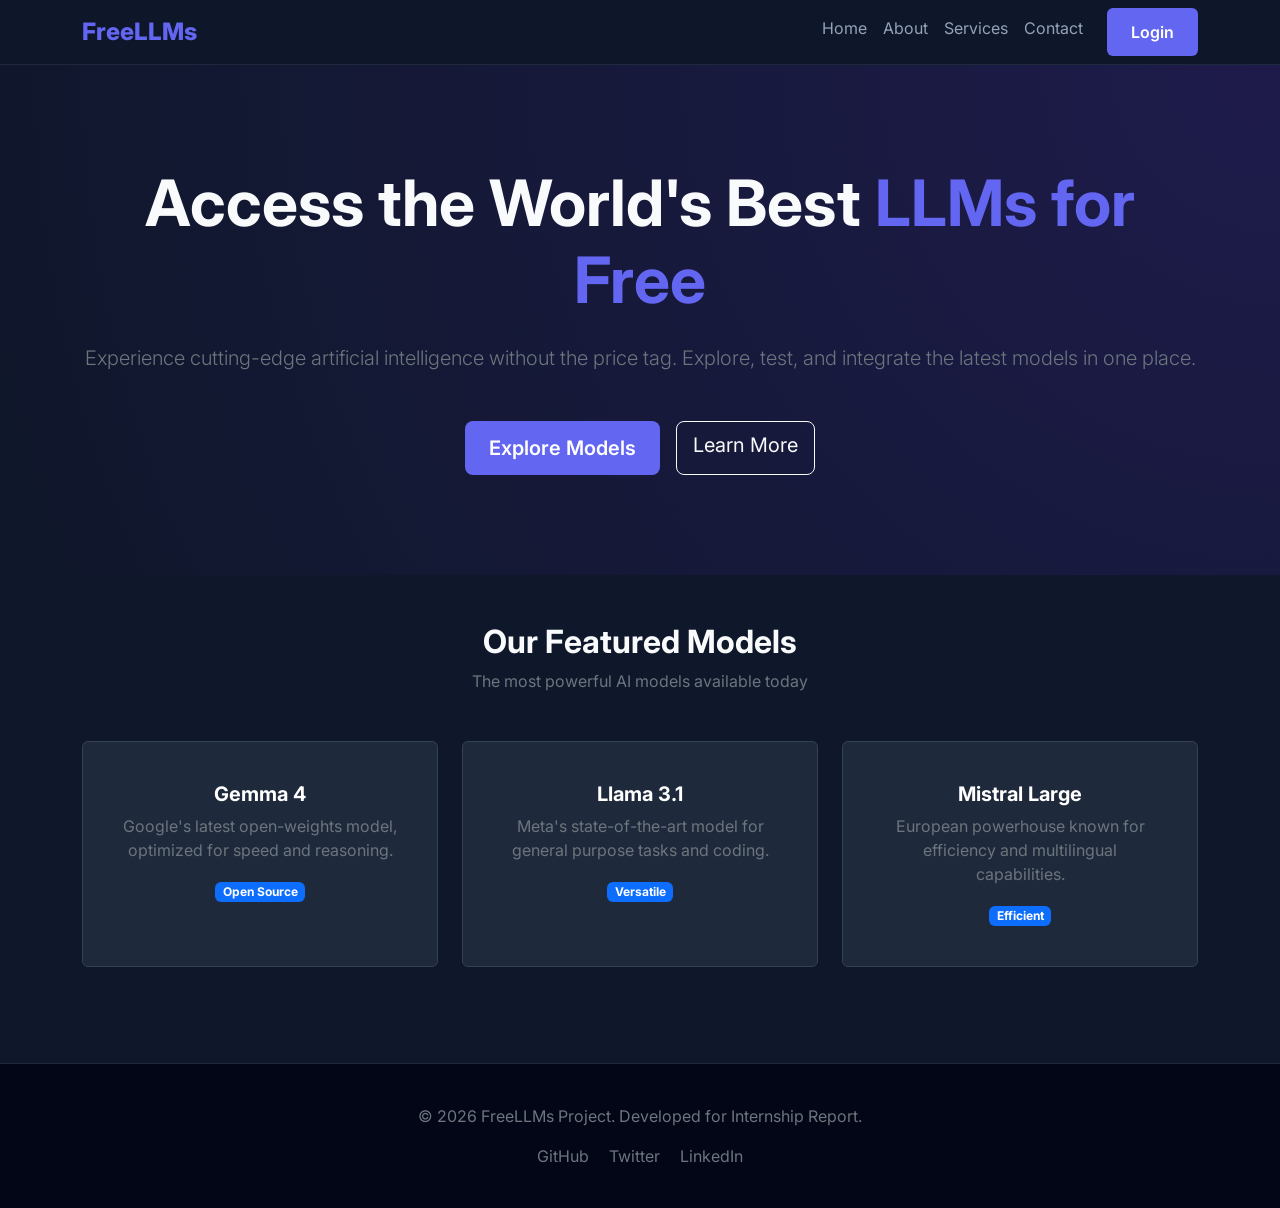
<file: index.html>
<!DOCTYPE html>
<html lang="en">
<head>
    <meta charset="UTF-8">
    <meta name="viewport" content="width=device-width, initial-scale=1.0">
    <title>Home | FreeLLMs</title>
    <link href="https://cdn.jsdelivr.net/npm/bootstrap@5.3.0/dist/css/bootstrap.min.css" rel="stylesheet">
    <link href="https://fonts.googleapis.com/css2?family=Inter:wght@400;600;800&display=swap" rel="stylesheet">
    <link rel="stylesheet" href="css/style.css">
</head>
<body>
    <nav class="navbar navbar-expand-lg navbar-dark sticky-top">
        <div class="container">
            <a class="navbar-brand" href="index.html">FreeLLMs</a>
            <button class="navbar-toggler" type="button" data-bs-toggle="collapse" data-bs-target="#navbarNav">
                <span class="navbar-toggler-icon"></span>
            </button>
            <div class="collapse navbar-collapse" id="navbarNav">
                <ul class="navbar-nav ms-auto">
                    <li class="nav-item"><a class="nav-link" href="index.html">Home</a></li>
                    <li class="nav-item"><a class="nav-link" href="about.html">About</a></li>
                    <li class="nav-item"><a class="nav-link" href="services.html">Services</a></li>
                    <li class="nav-item"><a class="nav-link" href="contact.html">Contact</a></li>
                    <li class="nav-item"><a class="btn btn-primary ms-lg-3" href="login.html">Login</a></li>
                </ul>
            </div>
        </div>
    </nav>
    
    <section class="hero-section text-center">
        <div class="container">
            <h1 class="display-3 fw-bold mb-4">Access the World's Best <span style="color: var(--primary-color);">LLMs for Free</span></h1>
            <p class="lead text-secondary mb-5">Experience cutting-edge artificial intelligence without the price tag. Explore, test, and integrate the latest models in one place.</p>
            <div class="d-flex justify-content-center gap-3">
                <a href="services.html" class="btn btn-primary btn-lg">Explore Models</a>
                <a href="about.html" class="btn btn-outline-light btn-lg">Learn More</a>
            </div>
        </div>
    </section>
    <section class="py-5">
        <div class="container">
            <div class="text-center mb-5">
                <h2 class="fw-bold">Our Featured Models</h2>
                <p class="text-secondary">The most powerful AI models available today</p>
            </div>
            <div class="row g-4">
                <div class="col-md-4">
                    <div class="card h-100 p-4 text-center">
                        <div class="card-body">
                            <h3 class="h5 card-title fw-bold">Gemma 4</h3>
                            <p class="text-secondary">Google's latest open-weights model, optimized for speed and reasoning.</p>
                            <span class="badge bg-primary">Open Source</span>
                        </div>
                    </div>
                </div>
                <div class="col-md-4">
                    <div class="card h-100 p-4 text-center">
                        <div class="card-body">
                            <h3 class="h5 card-title fw-bold">Llama 3.1</h3>
                            <p class="text-secondary">Meta's state-of-the-art model for general purpose tasks and coding.</p>
                            <span class="badge bg-primary">Versatile</span>
                        </div>
                    </div>
                </div>
                <div class="col-md-4">
                    <div class="card h-100 p-4 text-center">
                        <div class="card-body">
                            <h3 class="h5 card-title fw-bold">Mistral Large</h3>
                            <p class="text-secondary">European powerhouse known for efficiency and multilingual capabilities.</p>
                            <span class="badge bg-primary">Efficient</span>
                        </div>
                    </div>
                </div>
            </div>
        </div>
    </section>

    <footer class="footer mt-5">
        <div class="container text-center">
            <p class="text-secondary">&copy; 2026 FreeLLMs Project. Developed for Internship Report.</p>
            <div class="social-links">
                <a href="#" class="text-secondary mx-2 text-decoration-none">GitHub</a>
                <a href="#" class="text-secondary mx-2 text-decoration-none">Twitter</a>
                <a href="#" class="text-secondary mx-2 text-decoration-none">LinkedIn</a>
            </div>
        </div>
    </footer>
    <script src="https://cdn.jsdelivr.net/npm/bootstrap@5.3.0/dist/js/bootstrap.bundle.min.js"></script>
    <script src="js/main.js"></script>
</body>
</html>
</file>
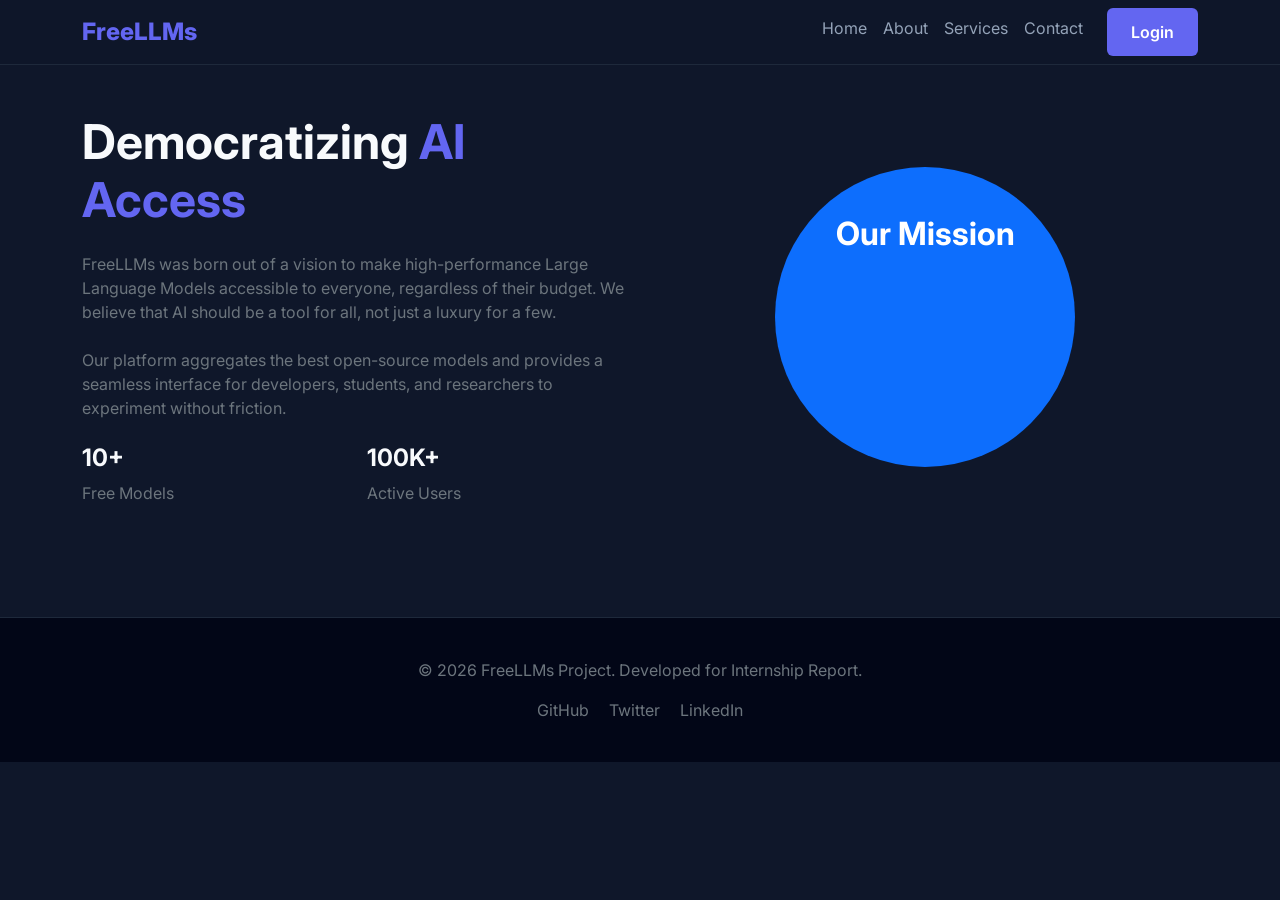
<file: about.html>
<!DOCTYPE html>
<html lang="en">
<head>
    <meta charset="UTF-8">
    <meta name="viewport" content="width=device-width, initial-scale=1.0">
    <title>About Us | FreeLLMs</title>
    <link href="https://cdn.jsdelivr.net/npm/bootstrap@5.3.0/dist/css/bootstrap.min.css" rel="stylesheet">
    <link href="https://fonts.googleapis.com/css2?family=Inter:wght@400;600;800&display=swap" rel="stylesheet">
    <link rel="stylesheet" href="css/style.css">
</head>
<body>
    <nav class="navbar navbar-expand-lg navbar-dark sticky-top">
        <div class="container">
            <a class="navbar-brand" href="index.html">FreeLLMs</a>
            <button class="navbar-toggler" type="button" data-bs-toggle="collapse" data-bs-target="#navbarNav">
                <span class="navbar-toggler-icon"></span>
            </button>
            <div class="collapse navbar-collapse" id="navbarNav">
                <ul class="navbar-nav ms-auto">
                    <li class="nav-item"><a class="nav-link" href="index.html">Home</a></li>
                    <li class="nav-item"><a class="nav-link" href="about.html">About</a></li>
                    <li class="nav-item"><a class="nav-link" href="services.html">Services</a></li>
                    <li class="nav-item"><a class="nav-link" href="contact.html">Contact</a></li>
                    <li class="nav-item"><a class="btn btn-primary ms-lg-3" href="login.html">Login</a></li>
                </ul>
            </div>
        </div>
    </nav>
    
    <section class="py-5">
        <div class="container">
            <div class="row align-items-center">
                <div class="col-md-6">
                    <h1 class="display-5 fw-bold mb-4">Democratizing <span style="color: var(--primary-color);">AI Access</span></h1>
                    <p class="text-secondary mb-4">FreeLLMs was born out of a vision to make high-performance Large Language Models accessible to everyone, regardless of their budget. We believe that AI should be a tool for all, not just a luxury for a few.</p>
                    <p class="text-secondary mb-4">Our platform aggregates the best open-source models and provides a seamless interface for developers, students, and researchers to experiment without friction.</p>
                    <div class="row mt-4">
                        <div class="col-6">
                            <h4 class="fw-bold">10+</h4>
                            <p class="text-secondary">Free Models</p>
                        </div>
                        <div class="col-6">
                            <h4 class="fw-bold">100K+</h4>
                            <p class="text-secondary">Active Users</p>
                        </div>
                    </div>
                </div>
                <div class="col-md-6 text-center">
                    <div class="p-5 bg-primary rounded-circle d-inline-block" style="width: 300px; height: 300px; display: flex; align-items: center; justify-content: center;">
                        <h2 class="text-white fw-bold">Our Mission</h2>
                    </div>
                </div>
            </div>
        </div>
    </section>

    <footer class="footer mt-5">
        <div class="container text-center">
            <p class="text-secondary">&copy; 2026 FreeLLMs Project. Developed for Internship Report.</p>
            <div class="social-links">
                <a href="#" class="text-secondary mx-2 text-decoration-none">GitHub</a>
                <a href="#" class="text-secondary mx-2 text-decoration-none">Twitter</a>
                <a href="#" class="text-secondary mx-2 text-decoration-none">LinkedIn</a>
            </div>
        </div>
    </footer>
    <script src="https://cdn.jsdelivr.net/npm/bootstrap@5.3.0/dist/js/bootstrap.bundle.min.js"></script>
    <script src="js/main.js"></script>
</body>
</html>
</file>
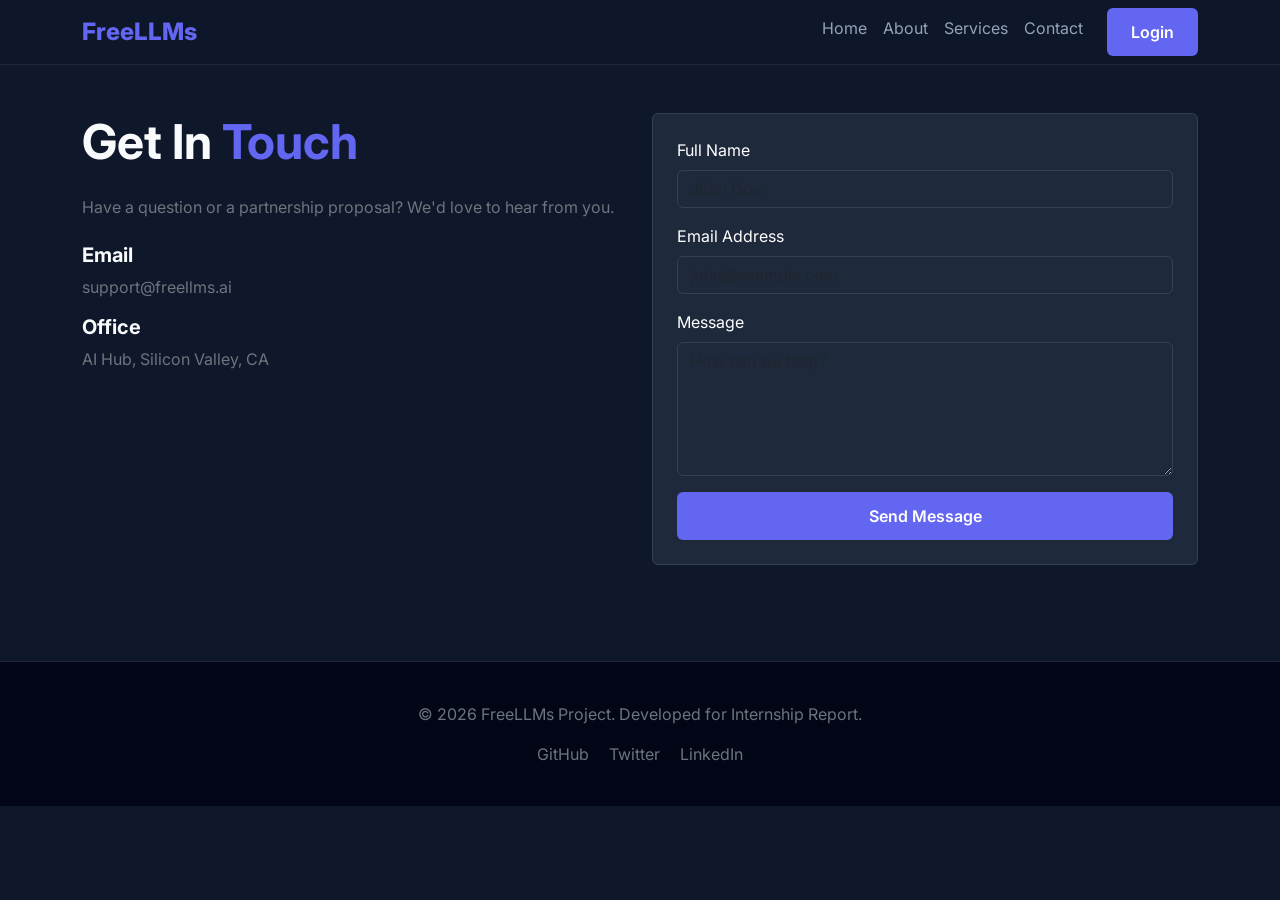
<file: contact.html>
<!DOCTYPE html>
<html lang="en">
<head>
    <meta charset="UTF-8">
    <meta name="viewport" content="width=device-width, initial-scale=1.0">
    <title>Contact Us | FreeLLMs</title>
    <link href="https://cdn.jsdelivr.net/npm/bootstrap@5.3.0/dist/css/bootstrap.min.css" rel="stylesheet">
    <link href="https://fonts.googleapis.com/css2?family=Inter:wght@400;600;800&display=swap" rel="stylesheet">
    <link rel="stylesheet" href="css/style.css">
</head>
<body>
    <nav class="navbar navbar-expand-lg navbar-dark sticky-top">
        <div class="container">
            <a class="navbar-brand" href="index.html">FreeLLMs</a>
            <button class="navbar-toggler" type="button" data-bs-toggle="collapse" data-bs-target="#navbarNav">
                <span class="navbar-toggler-icon"></span>
            </button>
            <div class="collapse navbar-collapse" id="navbarNav">
                <ul class="navbar-nav ms-auto">
                    <li class="nav-item"><a class="nav-link" href="index.html">Home</a></li>
                    <li class="nav-item"><a class="nav-link" href="about.html">About</a></li>
                    <li class="nav-item"><a class="nav-link" href="services.html">Services</a></li>
                    <li class="nav-item"><a class="nav-link" href="contact.html">Contact</a></li>
                    <li class="nav-item"><a class="btn btn-primary ms-lg-3" href="login.html">Login</a></li>
                </ul>
            </div>
        </div>
    </nav>
    
    <section class="py-5">
        <div class="container">
            <div class="row">
                <div class="col-md-6">
                    <h1 class="display-5 fw-bold mb-4">Get In <span style="color: var(--primary-color);">Touch</span></h1>
                    <p class="text-secondary mb-4">Have a question or a partnership proposal? We'd love to hear from you.</p>
                    <div class="mb-3">
                        <h5 class="fw-bold">Email</h5>
                        <p class="text-secondary">support@freellms.ai</p>
                    </div>
                    <div class="mb-3">
                        <h5 class="fw-bold">Office</h5>
                        <p class="text-secondary">AI Hub, Silicon Valley, CA</p>
                    </div>
                </div>
                <div class="col-md-6">
                    <div class="card p-4">
                        <form id="contactForm">
                            <div class="mb-3">
                                <label class="form-label">Full Name</label>
                                <input type="text" class="form-control" placeholder="John Doe" required>
                            </div>
                            <div class="mb-3">
                                <label class="form-label">Email Address</label>
                                <input type="email" class="form-control" placeholder="john@example.com" required>
                            </div>
                            <div class="mb-3">
                                <label class="form-label">Message</label>
                                <textarea class="form-control" rows="5" placeholder="How can we help?" required></textarea>
                            </div>
                            <button type="submit" class="btn btn-primary w-100">Send Message</button>
                        </form>
                    </div>
                </div>
            </div>
        </div>
    </section>

    <footer class="footer mt-5">
        <div class="container text-center">
            <p class="text-secondary">&copy; 2026 FreeLLMs Project. Developed for Internship Report.</p>
            <div class="social-links">
                <a href="#" class="text-secondary mx-2 text-decoration-none">GitHub</a>
                <a href="#" class="text-secondary mx-2 text-decoration-none">Twitter</a>
                <a href="#" class="text-secondary mx-2 text-decoration-none">LinkedIn</a>
            </div>
        </div>
    </footer>
    <script src="https://cdn.jsdelivr.net/npm/bootstrap@5.3.0/dist/js/bootstrap.bundle.min.js"></script>
    <script src="js/main.js"></script>
</body>
</html>
</file>
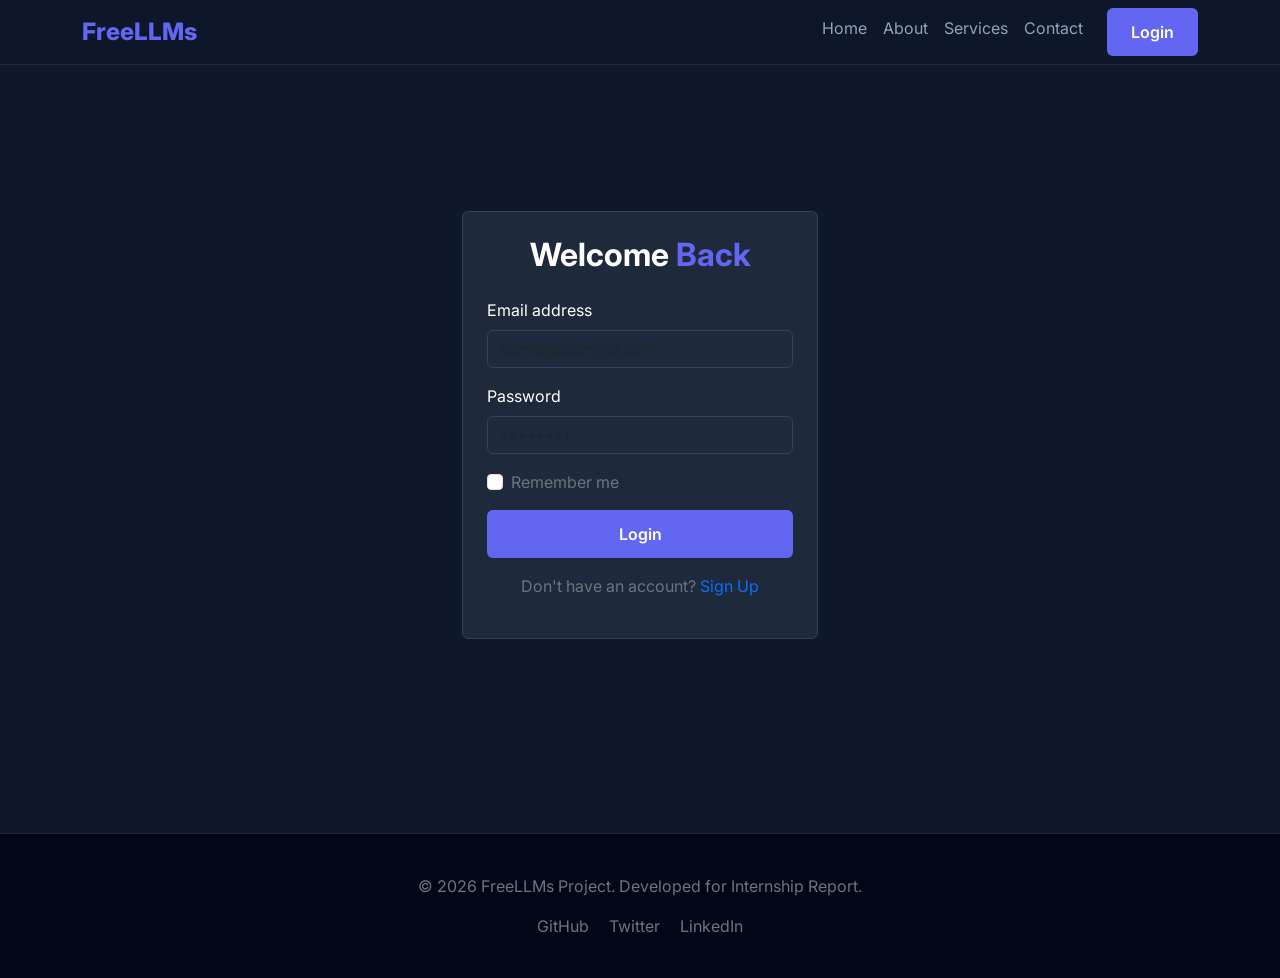
<file: login.html>
<!DOCTYPE html>
<html lang="en">
<head>
    <meta charset="UTF-8">
    <meta name="viewport" content="width=device-width, initial-scale=1.0">
    <title>Login | FreeLLMs</title>
    <link href="https://cdn.jsdelivr.net/npm/bootstrap@5.3.0/dist/css/bootstrap.min.css" rel="stylesheet">
    <link href="https://fonts.googleapis.com/css2?family=Inter:wght@400;600;800&display=swap" rel="stylesheet">
    <link rel="stylesheet" href="css/style.css">
</head>
<body>
    <nav class="navbar navbar-expand-lg navbar-dark sticky-top">
        <div class="container">
            <a class="navbar-brand" href="index.html">FreeLLMs</a>
            <button class="navbar-toggler" type="button" data-bs-toggle="collapse" data-bs-target="#navbarNav">
                <span class="navbar-toggler-icon"></span>
            </button>
            <div class="collapse navbar-collapse" id="navbarNav">
                <ul class="navbar-nav ms-auto">
                    <li class="nav-item"><a class="nav-link" href="index.html">Home</a></li>
                    <li class="nav-item"><a class="nav-link" href="about.html">About</a></li>
                    <li class="nav-item"><a class="nav-link" href="services.html">Services</a></li>
                    <li class="nav-item"><a class="nav-link" href="contact.html">Contact</a></li>
                    <li class="nav-item"><a class="btn btn-primary ms-lg-3" href="login.html">Login</a></li>
                </ul>
            </div>
        </div>
    </nav>
    
    <section class="py-5 d-flex align-items-center" style="min-height: 80vh;">
        <div class="container">
            <div class="row justify-content-center">
                <div class="col-md-4">
                    <div class="card p-4 text-center">
                        <h2 class="fw-bold mb-4">Welcome <span style="color: var(--primary-color);">Back</span></h2>
                        <form>
                            <div class="mb-3 text-start">
                                <label class="form-label">Email address</label>
                                <input type="email" class="form-control" placeholder="name@example.com" required>
                            </div>
                            <div class="mb-3 text-start">
                                <label class="form-label">Password</label>
                                <input type="password" class="form-control" placeholder="••••••••" required>
                            </div>
                            <div class="mb-3 form-check text-start">
                                <input type="checkbox" class="form-check-input" id="remember">
                                <label class="form-check-label text-secondary" for="remember">Remember me</label>
                            </div>
                            <button type="submit" class="btn btn-primary w-100 mb-3">Login</button>
                            <p class="text-secondary">Don't have an account? <a href="#" class="text-primary text-decoration-none">Sign Up</a></p>
                        </form>
                    </div>
                </div>
            </div>
        </div>
    </section>

    <footer class="footer mt-5">
        <div class="container text-center">
            <p class="text-secondary">&copy; 2026 FreeLLMs Project. Developed for Internship Report.</p>
            <div class="social-links">
                <a href="#" class="text-secondary mx-2 text-decoration-none">GitHub</a>
                <a href="#" class="text-secondary mx-2 text-decoration-none">Twitter</a>
                <a href="#" class="text-secondary mx-2 text-decoration-none">LinkedIn</a>
            </div>
        </div>
    </footer>
    <script src="https://cdn.jsdelivr.net/npm/bootstrap@5.3.0/dist/js/bootstrap.bundle.min.js"></script>
    <script src="js/main.js"></script>
</body>
</html>
</file>
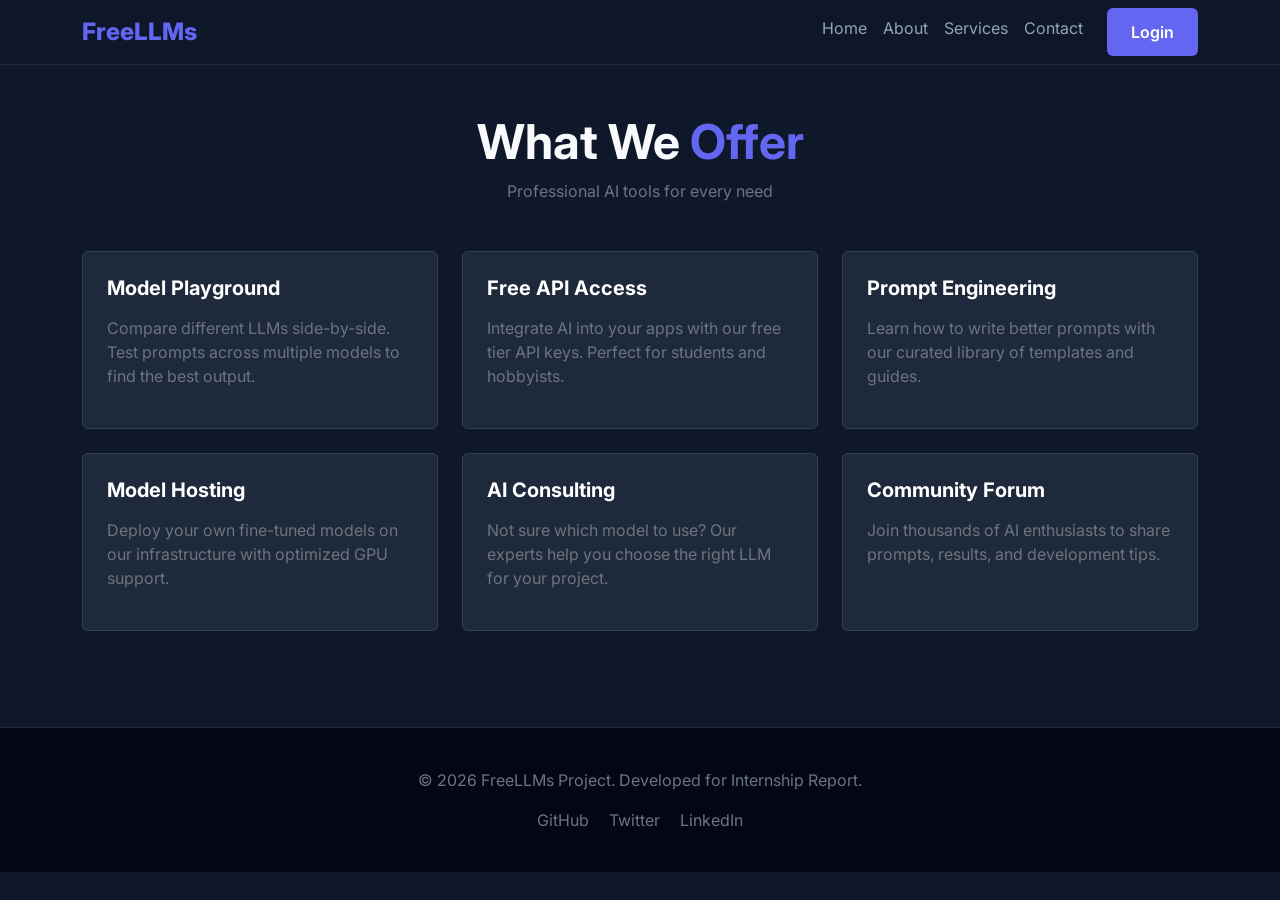
<file: services.html>
<!DOCTYPE html>
<html lang="en">
<head>
    <meta charset="UTF-8">
    <meta name="viewport" content="width=device-width, initial-scale=1.0">
    <title>Services | FreeLLMs</title>
    <link href="https://cdn.jsdelivr.net/npm/bootstrap@5.3.0/dist/css/bootstrap.min.css" rel="stylesheet">
    <link href="https://fonts.googleapis.com/css2?family=Inter:wght@400;600;800&display=swap" rel="stylesheet">
    <link rel="stylesheet" href="css/style.css">
</head>
<body>
    <nav class="navbar navbar-expand-lg navbar-dark sticky-top">
        <div class="container">
            <a class="navbar-brand" href="index.html">FreeLLMs</a>
            <button class="navbar-toggler" type="button" data-bs-toggle="collapse" data-bs-target="#navbarNav">
                <span class="navbar-toggler-icon"></span>
            </button>
            <div class="collapse navbar-collapse" id="navbarNav">
                <ul class="navbar-nav ms-auto">
                    <li class="nav-item"><a class="nav-link" href="index.html">Home</a></li>
                    <li class="nav-item"><a class="nav-link" href="about.html">About</a></li>
                    <li class="nav-item"><a class="nav-link" href="services.html">Services</a></li>
                    <li class="nav-item"><a class="nav-link" href="contact.html">Contact</a></li>
                    <li class="nav-item"><a class="btn btn-primary ms-lg-3" href="login.html">Login</a></li>
                </ul>
            </div>
        </div>
    </nav>
    
    <section class="py-5">
        <div class="container">
            <div class="text-center mb-5">
                <h1 class="display-5 fw-bold">What We <span style="color: var(--primary-color);">Offer</span></h1>
                <p class="text-secondary">Professional AI tools for every need</p>
            </div>
            <div class="row g-4">
                <div class="col-md-4">
                    <div class="card p-4 h-100">
                        <h3 class="h5 fw-bold mb-3">Model Playground</h3>
                        <p class="text-secondary">Compare different LLMs side-by-side. Test prompts across multiple models to find the best output.</p>
                    </div>
                </div>
                <div class="col-md-4">
                    <div class="card p-4 h-100">
                        <h3 class="h5 fw-bold mb-3">Free API Access</h3>
                        <p class="text-secondary">Integrate AI into your apps with our free tier API keys. Perfect for students and hobbyists.</p>
                    </div>
                </div>
                <div class="col-md-4">
                    <div class="card p-4 h-100">
                        <h3 class="h5 fw-bold mb-3">Prompt Engineering</h3>
                        <p class="text-secondary">Learn how to write better prompts with our curated library of templates and guides.</p>
                    </div>
                </div>
                <div class="col-md-4">
                    <div class="card p-4 h-100">
                        <h3 class="h5 fw-bold mb-3">Model Hosting</h3>
                        <p class="text-secondary">Deploy your own fine-tuned models on our infrastructure with optimized GPU support.</p>
                    </div>
                </div>
                <div class="col-md-4">
                    <div class="card p-4 h-100">
                        <h3 class="h5 fw-bold mb-3">AI Consulting</h3>
                        <p class="text-secondary">Not sure which model to use? Our experts help you choose the right LLM for your project.</p>
                    </div>
                </div>
                <div class="col-md-4">
                    <div class="card p-4 h-100">
                        <h3 class="h5 fw-bold mb-3">Community Forum</h3>
                        <p class="text-secondary">Join thousands of AI enthusiasts to share prompts, results, and development tips.</p>
                    </div>
                </div>
            </div>
        </div>
    </section>

    <footer class="footer mt-5">
        <div class="container text-center">
            <p class="text-secondary">&copy; 2026 FreeLLMs Project. Developed for Internship Report.</p>
            <div class="social-links">
                <a href="#" class="text-secondary mx-2 text-decoration-none">GitHub</a>
                <a href="#" class="text-secondary mx-2 text-decoration-none">Twitter</a>
                <a href="#" class="text-secondary mx-2 text-decoration-none">LinkedIn</a>
            </div>
        </div>
    </footer>
    <script src="https://cdn.jsdelivr.net/npm/bootstrap@5.3.0/dist/js/bootstrap.bundle.min.js"></script>
    <script src="js/main.js"></script>
</body>
</html>
</file>
<file: css/style.css>
:root {
    --primary-color: #6366f1;
    --secondary-color: #4f46e5;
    --dark-bg: #0f172a;
    --light-text: #f8fafc;
    --accent-color: #fbbf24;
}
body {
    font-family: 'Inter', sans-serif;
    background-color: var(--dark-bg);
    color: var(--light-text);
}
.navbar {
    background-color: rgba(15, 23, 42, 0.9) !important;
    backdrop-filter: blur(10px);
    border-bottom: 1px solid #1e293b;
}
.navbar-brand {
    font-weight: 800;
    color: var(--primary-color) !important;
    font-size: 1.5rem;
}
.nav-link {
    color: #94a3b8 !important;
    transition: 0.3s;
}
.nav-link:hover {
    color: var(--primary-color) !important;
}
.hero-section {
    padding: 100px 0;
    background: radial-gradient(circle at top right, #1e1b4b, var(--dark-bg));
}
.btn-primary {
    background-color: var(--primary-color);
    border: none;
    padding: 12px 24px;
    font-weight: 600;
    transition: 0.3s;
}
.btn-primary:hover {
    background-color: var(--secondary-color);
    transform: translateY(-2px);
}
.card {
    background-color: #1e293b;
    border: 1px solid #334155;
    color: white;
    transition: 0.3s;
}
.card:hover {
    border-color: var(--primary-color);
    transform: translateY(-5px);
}
.footer {
    background-color: #020617;
    padding: 40px 0;
    border-top: 1px solid #1e293b;
}
.form-control {
    background-color: #1e293b;
    border: 1px solid #334155;
    color: white;
}
.form-control:focus {
    background-color: #1e293b;
    color: white;
    border-color: var(--primary-color);
    box-shadow: 0 0 0 0.25rem rgba(99, 102, 241, 0.25);
}
</file>
